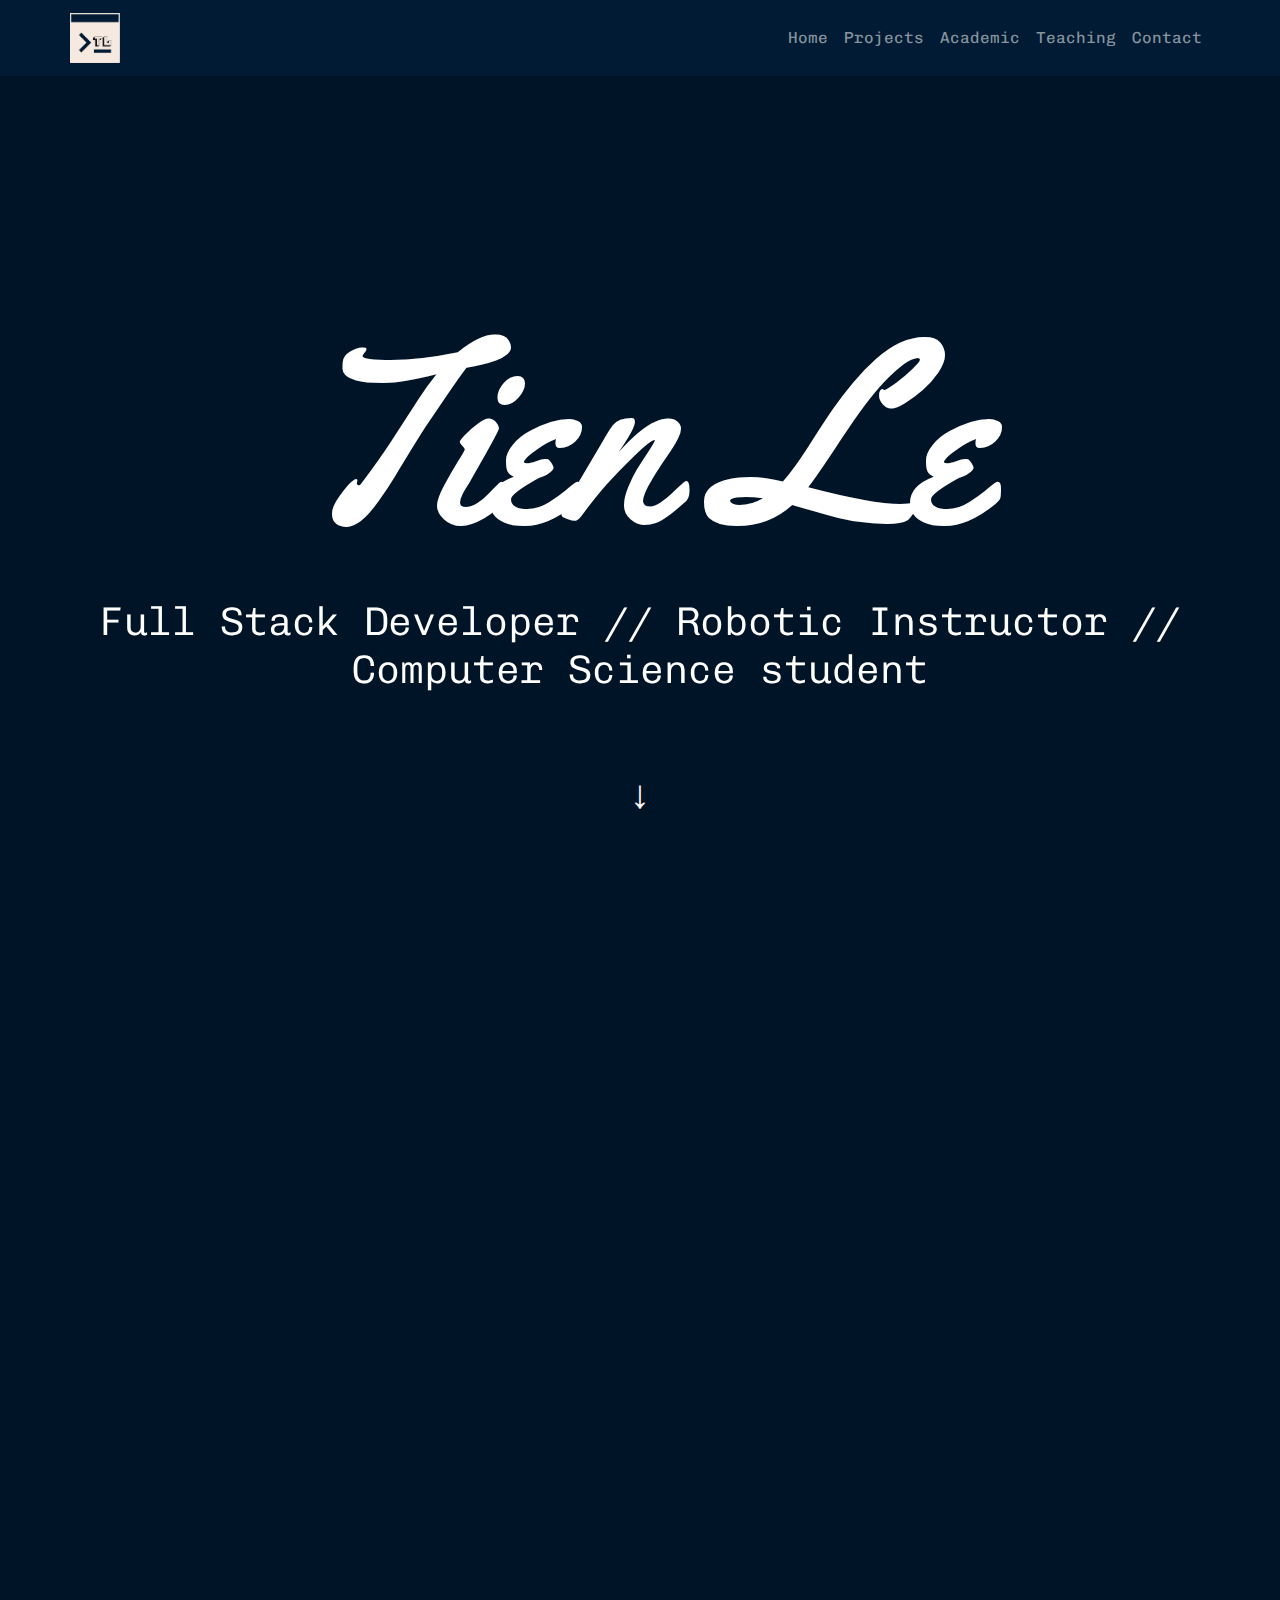
<file: index.html>
<!doctype html>
<html lang="en">
<head>
    <meta charset="utf-8">
    <meta name="viewport" content="width=device-width, initial-scale=1">
    <link rel="shortcut icon" href="media/logoBody.png" type="image/png">
    <title>Tien Le</title>
    <meta name="author" content="Tien Dung Le">
    <!-- Fonts -->
    <link rel="stylesheet" type="text/css" href="https://fonts.googleapis.com/css?family=Chivo Mono">
    <link rel="stylesheet" type="text/css" href="https://fonts.googleapis.com/css?family=Yellowtail">
    <!-- Bootstrap CSS -->
    <link rel="stylesheet" href="css/bootstrap.css">
    <link rel="stylesheet" href="css/styling.css">
    <!--suppress JSUnresolvedLibraryURL -->
    <link rel="stylesheet" href="https://unpkg.com/aos@next/dist/aos.css"/>

</head>
<body>

<div class="container-fluid custom-footer" data-aos="fade-down">
    <nav class="navbar navbar-expand-lg navbar-dark container">
        <a href="index.html" class="navbar-brand">
            <img src="media/logoBody.png" alt="Logo" style="height: 50px; width: 50px;">
        </a>
        <button class="navbar-toggler collapsed d-flex d-lg-none flex-column justify-content-around"
                type="button"
                data-bs-toggle="collapse"
                data-bs-target="#toggleMobileMenu"
                aria-controls="toggleMobileMenu"
                aria-expanded="false"
                aria-label="Toggle navigation"
        >
            <span class="toggler-icon top-bar"></span>
            <span class="toggler-icon middle-bar"></span>
            <span class="toggler-icon bottom-bar"></span>

        </button>
        <div class="collapse navbar-collapse" id="toggleMobileMenu">
            <ul class="navbar-nav ms-auto text-end">
                <li>
                    <a class="nav-link" href="index.html">Home</a>
                </li>
                <li>
                    <a class="nav-link" href="#project">Projects</a>
                </li>
                <li>
                    <a class="nav-link" href="academic.html">Academic</a>
                </li>
                <li>
                    <a class="nav-link" href="teaching.html">Teaching</a>
                </li>
                <li>
                    <a class="nav-link" href="#contact">Contact</a>
                </li>
            </ul>
        </div>
    </nav>
</div>
<div class="container-fluid">
    <div id="home" class="container-fluid text-center flex-column d-flex justify-content-center align-items-center"
         style="height: 100vh;">
        <h1 style="font-family: 'Yellowtail', cursive; font-size: 20vw;" data-aos="fade-up">Tien Le</h1>
        <p class="display-6" data-aos="fade-up">Full Stack Developer // Robotic Instructor // Computer Science
            student</p>
        <div class="arrow-wrapper justify-content-center">
            <a href="#experience" class="arrow text-light text-decoration-none display-6">&#8595;</a>
        </div>
    </div>
    <div id="experience" class="container flex-md-column" style=" padding-top: 100px">
        <div class="container-fluid text-center display-5" data-aos="fade-up">
            <p>Professional Experiences</p>
        </div>
        <div>
            <div class="container-fluid text-start custom-background-class" data-aos="fade-up">
                <div class="m-4">
                    <p>OCT 2021-AUG 2022</p>
                    <p>Software Engineering Intern // General Motor Financial</p>
                </div>
                <div class="m-4">
                    <ul>

                        <li>
                            Mode by GM Financial - Auto Finance application.
                        </li>
                        <li>
                            Razor Finance - Secured Banking application | Hackathon Award Winners
                        </li>
                    </ul>
                </div>
            </div>
            <div class="container-fluid text-start custom-background-class" data-aos="fade-up">
                <div class="m-4">
                    <p>AUG 2023-PRESENT</p>
                    <p>STEM Instructor // Magikid Robotics Lab</p>

                </div>
                <div class="m-4">
                    <ul>

                        <li>
                            Developed and delivered engaging robotics curriculum for kids, emphasizing hands-on learning
                            and practical application.
                        </li>
                        <li>
                            Mentored students in building and programming robots using VEX robotics kits, fostering
                            creativity and problem-solving skills.
                        </li>
                        <li>
                            Coordinated logistics for tournament participation, ensuring robot inspection, rule
                            compliance, and team organization.
                        </li>
                        <li>
                            Managed teams and created a positive learning environment that facilitated student success.
                        </li>
                    </ul>

                </div>
            </div>

        </div>
    </div>

    <div id="project" class="container flex-md-column" style="height: auto; margin-top:50px;">
        <div class="container-fluid text-center display-5" data-aos="fade-up">
            <p>Software Development</p>
        </div>
        <div id="software" class="d-flex flex-wrap">
            <a href="projects/tienportfolio.html" class="text-decoration-none text-light">
                <div class="container-fluid text-start custom-background" data-aos="fade-up">
                    <p>tienl.dev Portfolio</p>
                    <p>HTML | CSS | BOOTSTRAP | JAVASCRIPT | NETWORK PROTOCOLS AND PRACTICES | GITHUB | GIT</p>
                </div>
            </a>
            <a href="projects/remyusshop.html" class="text-decoration-none text-light">
                <div class="container-fluid text-start custom-background" data-aos="fade-up">
                    <p>Remy US Shop - Online Business Store</p>
                    <p>C# | TYPESCRIPT | XML | HTML | CSS | GIT | GITHUB | AGILE</p>
                </div>
            </a>
            <a href="projects/invento.html" class="text-decoration-none text-light">
                <div class="container-fluid text-start custom-background" data-aos="fade-up">
                    <p>Invento - Inventory Management System</p>
                    <p>JAVA | JSON | GIT | GITHUB</p>
                </div>
            </a>

        </div>
        <div class="container-fluid text-center display-5" style="margin-top: 50px" data-aos="fade-up">
            <p>Raspberry Pi Development</p>
        </div>
        <div id="raspberry" class="d-flex flex-wrap">

            <div class="container-fluid text-start custom-background" data-aos="fade-up">
                <p>Security Motion Doorbell</p>
                <p>Raspberry Pi 4B | C | GDB/GNU Debugger</p>
            </div>
            <div class="container-fluid text-start custom-background" data-aos="fade-up">
                <p>Ultrasonic Range Finder</p>
                <p>Raspberry Pi 4B | C | GDB/GNU Debugger</p>
            </div>
            <div class="container-fluid text-start custom-background" data-aos="fade-up">
                <p>Wireless Local Area Network Chat Console</p>
                <p>Raspberry Pi 4B | C | GDB/GNU Debugger</p>
            </div>
        </div>


    </div>
    <div class="align-items-center d-flex justify-content-center flex-column text-center" style="height: 50vh;">
        <figure data-aos="fade-right">
            <blockquote class="blockquote">
                <p>"When I die, I want to be remembered for the life I lived, not the money I made."</p>
            </blockquote>
            <figcaption class="blockquote-footer">
                <cite title="Source Title">Avicii</cite>
            </figcaption>
        </figure>
    </div>

</div>

<section data-aos="fade-up">
    <div id="feature" class="container-fluid custom-feature">
        <p class="display-3">As featured on:</p><br>
        <a href="https://www.gmfinancial.com/en-us/company/newsroom/stem_practicum.html" target="_blank"
           class="text-light display-3 text-decoration-none custom-contact-link">General Motor Financial</a>
        <a href="https://www.aisd.net/district-news/college-night-gives-students-a-jump-on-their-higher-education-plans/"
           target="_blank" class="text-light display-3 text-decoration-none custom-contact-link">Arlington Independent
            School District</a>
        <a href="https://magikidlab.com/HighlandPark/instructor?instructor=11053329"
           target="_blank" class="text-light display-3 text-decoration-none custom-contact-link">Magikid Robotic Lab</a>
    </div>
    <div class="container-fluid custom-footer">
        <div id="contact" class="container d-flex flex-wrap justify-content-between align-items-center custom-contact">
            <p class="display-1">Let's connect!</p>
            <ul class="list-unstyled">
                <li class=" display-5">
                    <a href="https://www.linkedin.com/in/tiendungdle/"
                       class="text-decoration-none text-light custom-contact-link"
                       target="_blank">LinkedIn</a>
                </li>
                <li class=" display-5">
                    <a href="https://github.com/flannelboy" class=" text-decoration-none text-light custom-contact-link"
                       target="_blank">GitHub</a>
                </li>
                <li class=" display-5">
                    <a href="mailto:hello@tienl.dev" class=" text-decoration-none text-light custom-contact-link"
                       target="_blank">hello@tienl.dev</a>
                </li>
            </ul>
        </div>
        <footer class="text-center py-3">
            <div>
                <p>&copy; 2023 Tien Le. All rights reserved.</p>
            </div>
        </footer>
    </div>
</section>

<script src="js/bootstrap.js"></script>
<script src="https://unpkg.com/aos@next/dist/aos.js"></script>
<script>
    AOS.init();


</script>

</body>
</html>
</file>
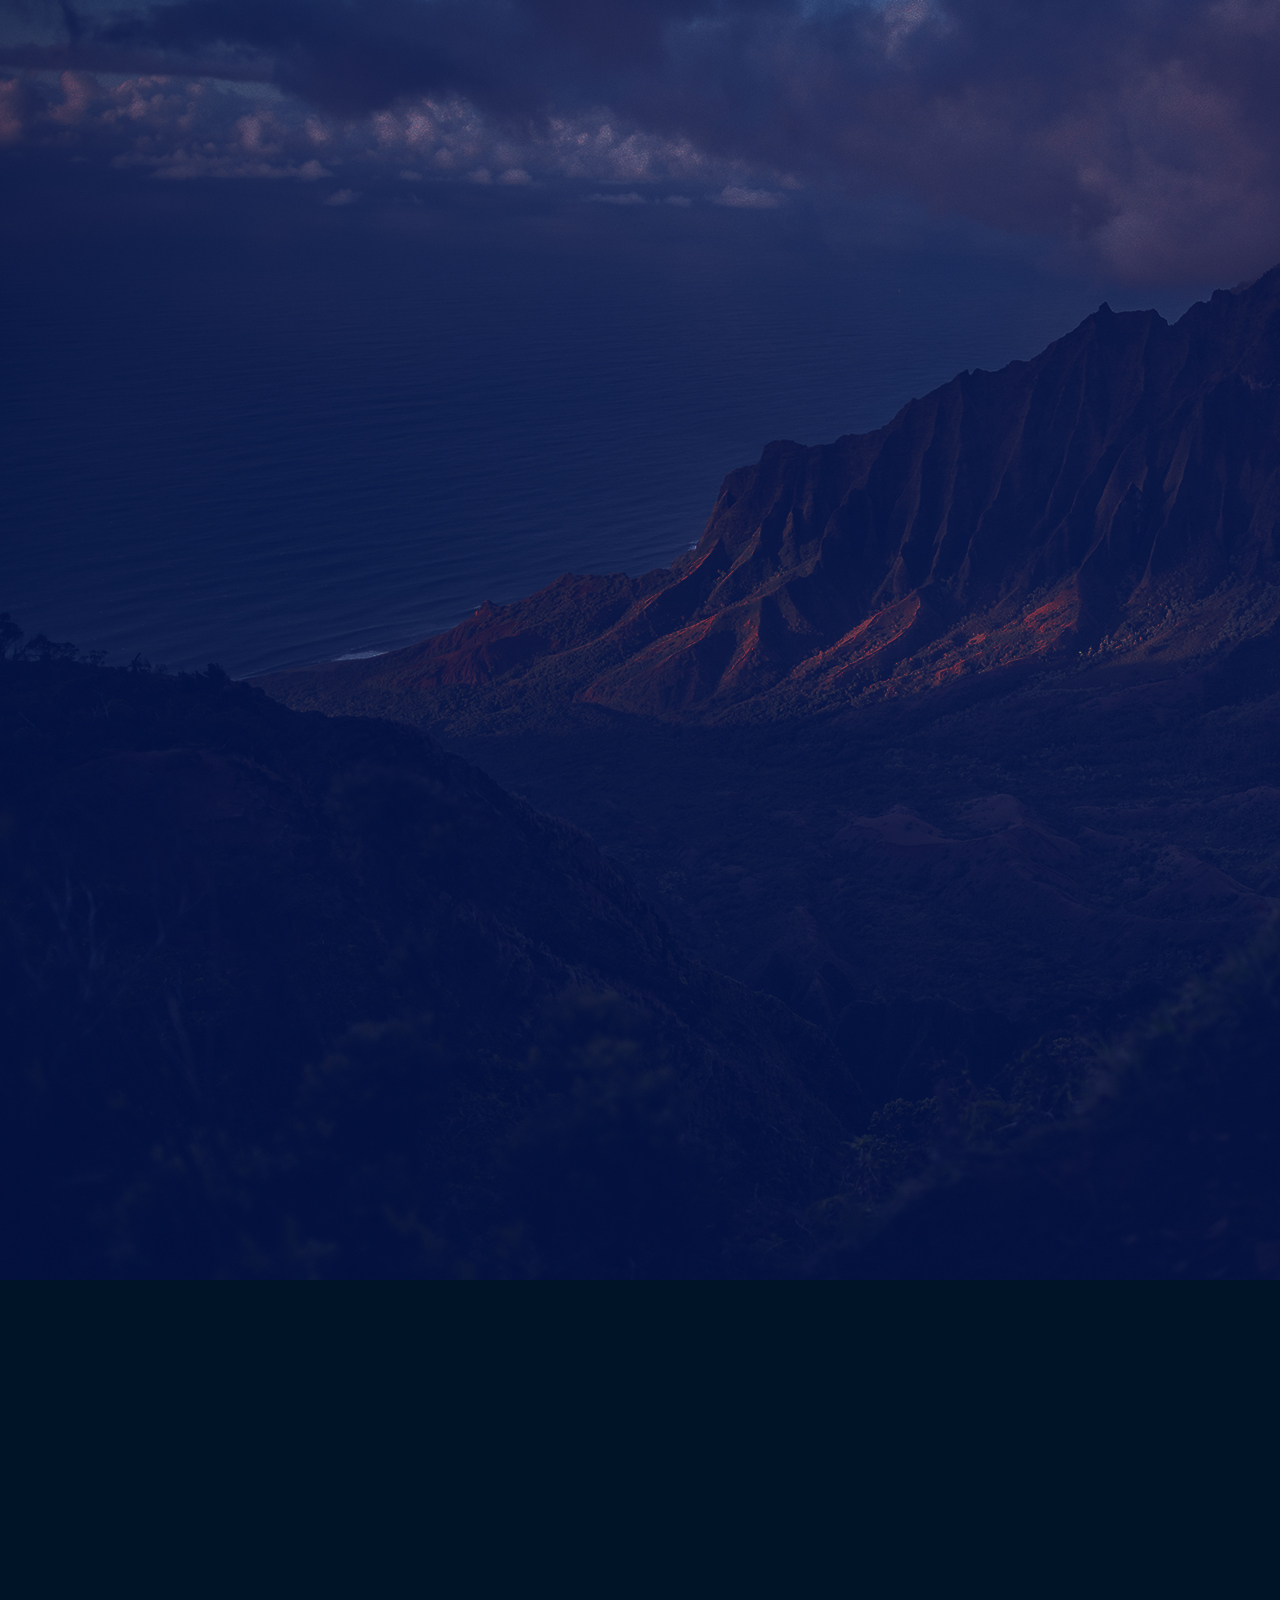
<file: projects/invento.html>
<!doctype html>
<html lang="en">
<head>
    <meta charset="utf-8">
    <meta name="viewport" content="width=device-width, initial-scale=1">
    <link rel="shortcut icon" href="../media/logoBody.png" type="image/png">
    <title>Invento</title>
    <meta name="author" content="Tien Dung Le">
    <!-- Fonts -->
    <link rel="stylesheet" type="text/css" href="https://fonts.googleapis.com/css?family=Chivo Mono">
    <link rel="stylesheet" type="text/css" href="https://fonts.googleapis.com/css?family=Yellowtail">
    <!-- Bootstrap CSS -->
    <link rel="stylesheet" href="../css/bootstrap.css">
    <link rel="stylesheet" href="../css/styling.css">
    <!--suppress JSUnresolvedLibraryURL -->
    <link rel="stylesheet" href="https://unpkg.com/aos@next/dist/aos.css"/>

</head>
<body>
<div class="video-background">
    <img src="../media/mountain.jpg" alt="Fallback Image">
</div>
<div class="container-fluid custom-footer" data-aos="fade-down">
    <nav class="navbar navbar-expand-lg navbar-dark container" >
        <a href="../index.html" class="navbar-brand">
            <img src="../media/logoBody.png" alt="Logo" style="height: 50px; width: 50px;">
        </a>
        <button class="navbar-toggler collapsed d-flex d-lg-none flex-column justify-content-around"
                type="button"
                data-bs-toggle="collapse"
                data-bs-target="#toggleMobileMenu"
                aria-controls="toggleMobileMenu"
                aria-expanded="false"
                aria-label="Toggle navigation"
        >
            <span class="toggler-icon top-bar"></span>
            <span class="toggler-icon middle-bar"></span>
            <span class="toggler-icon bottom-bar"></span>

        </button>
        <div class="collapse navbar-collapse" id="toggleMobileMenu">
            <ul class="navbar-nav ms-auto text-end">
                <li>
                    <a class="nav-link" href="../index.html">Home</a>
                </li>
                <li>
                    <a class="nav-link" href="../index.html#project">Projects</a>
                </li>
                <li>
                    <a class="nav-link" href="../academic.html">Academic</a>
                </li>
                <li>
                    <a class="nav-link" href="../teaching.html">Teaching</a>
                </li>
                <li>
                    <a class="nav-link" href="#contact">Contact</a>
                </li>

            </ul>
        </div>
    </nav>
</div>
<div class="container-fluid">
    <div id="home" class="container-fluid text-center flex-column d-flex justify-content-center align-items-center" style="height: 100vh;">
        <p class="display-6" data-aos="fade-up">Invento</a></p>
    </div>

</div>

<section data-aos="fade-up">
    <div class="container-fluid custom-footer">
        <div id="contact" class="container d-flex flex-wrap justify-content-between align-items-center custom-contact">
            <p class="display-1">Let's connect!</p>
            <ul class="list-unstyled">
                <li class=" display-5">
                    <a href="https://www.linkedin.com/in/tiendungdle/" class="text-decoration-none text-light custom-contact-link"
                       target="_blank">LinkedIn</a>
                </li>
                <li class=" display-5">
                    <a href="https://github.com/flannelboy" class=" text-decoration-none text-light custom-contact-link"
                       target="_blank">GitHub</a>
                </li>
                <li class=" display-5">
                    <a href="mailto:hello@tienl.dev" class=" text-decoration-none text-light custom-contact-link"
                       target="_blank">hello@tienl.dev</a>
                </li>
            </ul>
        </div>
        <footer class="text-center py-3">
            <div>
                <p>&copy; 2023 Tien Le. All rights reserved.</p>
            </div>
        </footer>
    </div>
</section>

<script src="../js/bootstrap.js"></script>
<script src="https://unpkg.com/aos@next/dist/aos.js"></script>
<script>
    // noinspection JSUnresolvedReference
    AOS.init();

</script>
</body>
</html>
</file>
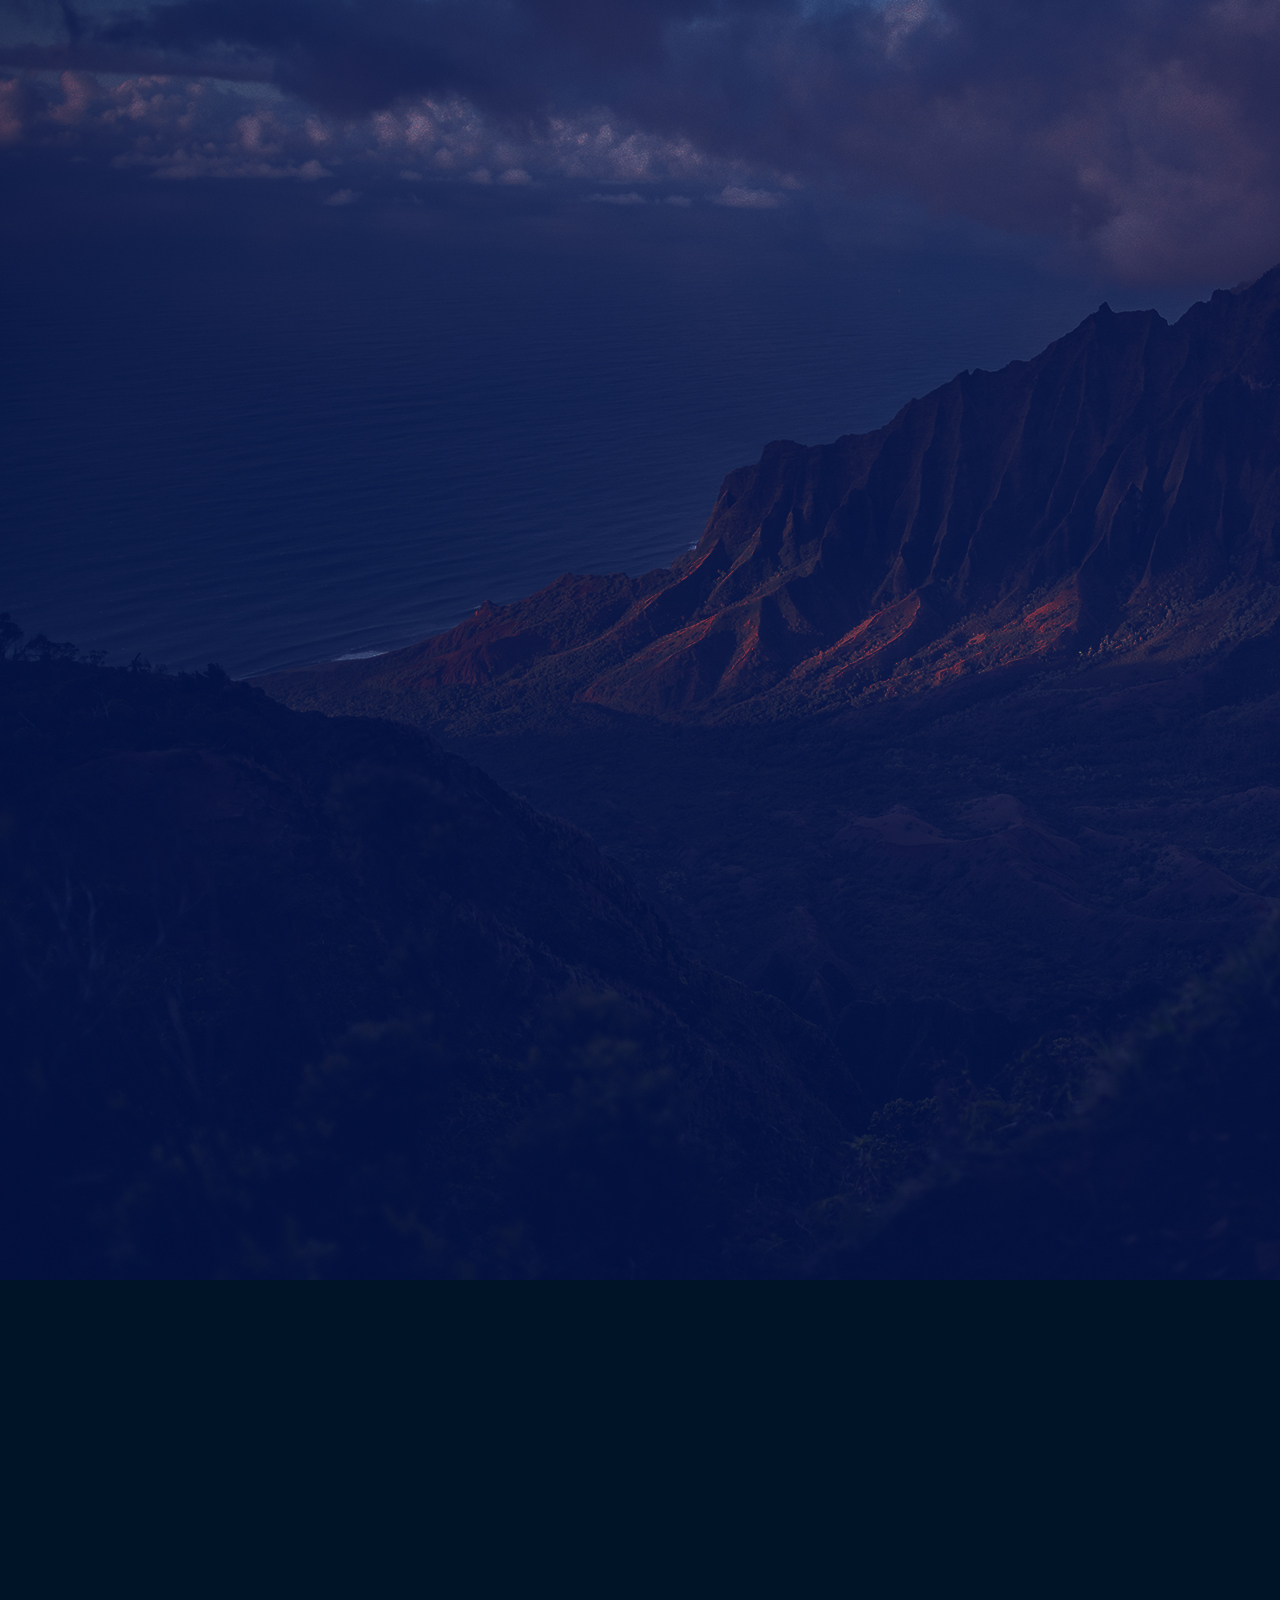
<file: projects/remyusshop.html>
<!doctype html>
<html lang="en">
<head>
    <meta charset="utf-8">
    <meta name="viewport" content="width=device-width, initial-scale=1">
    <link rel="shortcut icon" href="../media/logoBody.png" type="image/png">
    <title>Remy US Shop</title>
    <meta name="author" content="Tien Dung Le">
    <!-- Fonts -->
    <link rel="stylesheet" type="text/css" href="https://fonts.googleapis.com/css?family=Chivo Mono">
    <link rel="stylesheet" type="text/css" href="https://fonts.googleapis.com/css?family=Yellowtail">
    <!-- Bootstrap CSS -->
    <link rel="stylesheet" href="../css/bootstrap.css">
    <link rel="stylesheet" href="../css/styling.css">
    <!--suppress JSUnresolvedLibraryURL -->
    <link rel="stylesheet" href="https://unpkg.com/aos@next/dist/aos.css"/>

</head>
<body>
<div class="video-background">
    <img src="../media/mountain.jpg" alt="Fallback Image">
</div>
<div class="container-fluid custom-footer" data-aos="fade-down">
    <nav class="navbar navbar-expand-lg navbar-dark container" >
        <a href="../index.html" class="navbar-brand">
            <img src="../media/logoBody.png" alt="Logo" style="height: 50px; width: 50px;">
        </a>
        <button class="navbar-toggler collapsed d-flex d-lg-none flex-column justify-content-around"
                type="button"
                data-bs-toggle="collapse"
                data-bs-target="#toggleMobileMenu"
                aria-controls="toggleMobileMenu"
                aria-expanded="false"
                aria-label="Toggle navigation"
        >
            <span class="toggler-icon top-bar"></span>
            <span class="toggler-icon middle-bar"></span>
            <span class="toggler-icon bottom-bar"></span>

        </button>
        <div class="collapse navbar-collapse" id="toggleMobileMenu">
            <ul class="navbar-nav ms-auto text-end">
                <li>
                    <a class="nav-link" href="../index.html">Home</a>
                </li>
                <li>
                    <a class="nav-link" href="../index.html#project">Projects</a>
                </li>
                <li>
                    <a class="nav-link" href="../academic.html">Academic</a>
                </li>
                <li>
                    <a class="nav-link" href="../teaching.html">Teaching</a>
                </li>
                <li>
                    <a class="nav-link" href="#contact">Contact</a>
                </li>
            </ul>
        </div>
    </nav>
</div>
<div class="container-fluid">
    <div id="home" class="container-fluid text-center flex-column d-flex justify-content-center align-items-center" style="height: 100vh;">
        <p class="display-6" data-aos="fade-up"><a>Remy US Shop</a></p>
    </div>

</div>

<section data-aos="fade-up">
    <div class="container-fluid custom-footer">
        <div id="contact" class="container d-flex flex-wrap justify-content-between align-items-center custom-contact">
            <p class="display-1">Let's connect!</p>
            <ul class="list-unstyled">
                <li class=" display-5">
                    <a href="https://www.linkedin.com/in/tiendungdle/" class="text-decoration-none text-light custom-contact-link"
                       target="_blank">LinkedIn</a>
                </li>
                <li class=" display-5">
                    <a href="https://github.com/flannelboy" class=" text-decoration-none text-light custom-contact-link"
                       target="_blank">GitHub</a>
                </li>
                <li class=" display-5">
                    <a href="mailto:hello@tienl.dev" class=" text-decoration-none text-light custom-contact-link"
                       target="_blank">hello@tienl.dev</a>
                </li>
            </ul>
        </div>
        <footer class="text-center py-3">
            <div>
                <p>&copy; 2023 Tien Le. All rights reserved.</p>
            </div>
        </footer>
    </div>
</section>

<script src="../js/bootstrap.js"></script>
<script src="https://unpkg.com/aos@next/dist/aos.js"></script>
<script>
    // noinspection JSUnresolvedReference
    AOS.init();

</script>
</body>
</html>
</file>
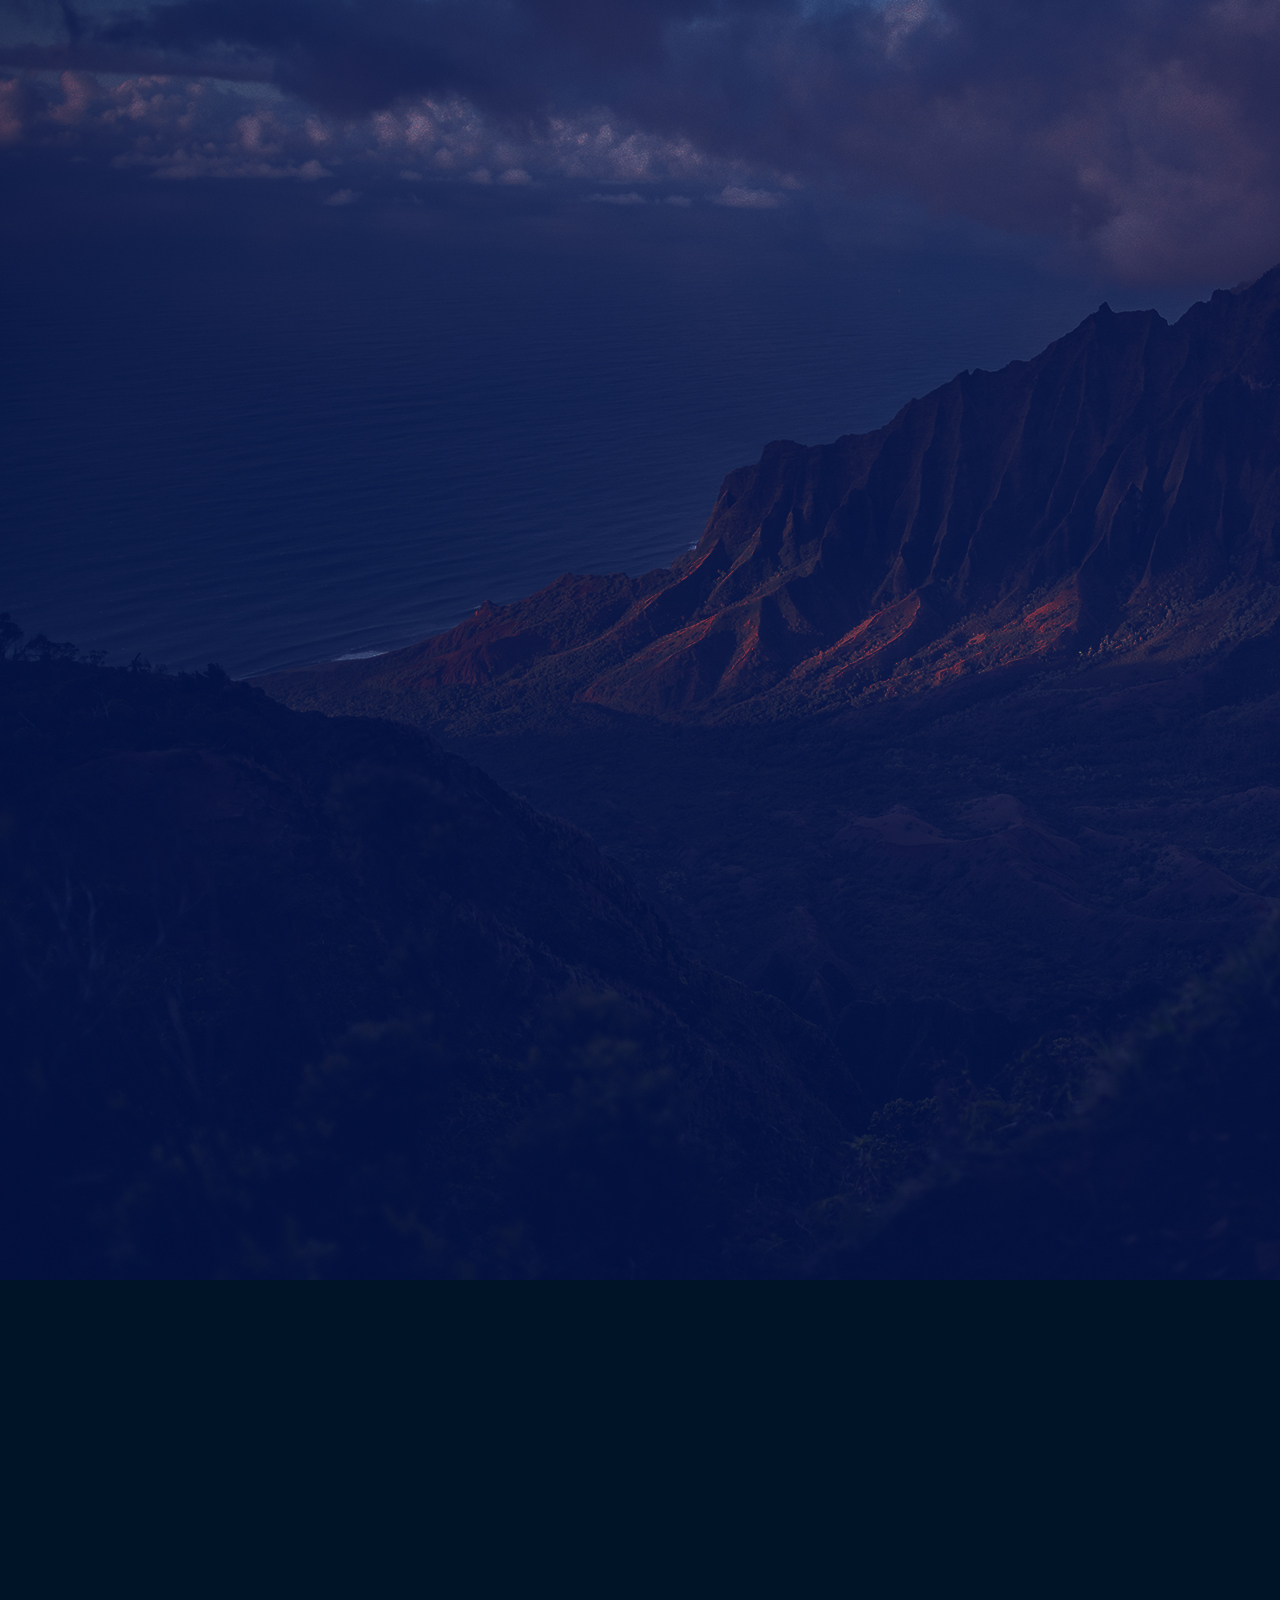
<file: projects/tienportfolio.html>
<!doctype html>
<html lang="en">
<head>
    <meta charset="utf-8">
    <meta name="viewport" content="width=device-width, initial-scale=1">
    <link rel="shortcut icon" href="../media/logoBody.png" type="image/png">
    <title>tien.dev Portfolio</title>
    <meta name="author" content="Tien Dung Le">
    <!-- Fonts -->
    <link rel="stylesheet" type="text/css" href="https://fonts.googleapis.com/css?family=Chivo Mono">
    <link rel="stylesheet" type="text/css" href="https://fonts.googleapis.com/css?family=Yellowtail">
    <!-- Bootstrap CSS -->
    <link rel="stylesheet" href="../css/bootstrap.css">
    <link rel="stylesheet" href="../css/styling.css">
    <!--suppress JSUnresolvedLibraryURL -->
    <link rel="stylesheet" href="https://unpkg.com/aos@next/dist/aos.css"/>

</head>
<body>
<div class="video-background">
    <img src="../media/mountain.jpg" alt="Fallback Image">
</div>
<div class="container-fluid custom-footer" data-aos="fade-down">
    <nav class="navbar navbar-expand-lg navbar-dark container" >
        <a href="../index.html" class="navbar-brand">
            <img src="../media/logoBody.png" alt="Logo" style="height: 50px; width: 50px;">
        </a>
        <button class="navbar-toggler collapsed d-flex d-lg-none flex-column justify-content-around"
                type="button"
                data-bs-toggle="collapse"
                data-bs-target="#toggleMobileMenu"
                aria-controls="toggleMobileMenu"
                aria-expanded="false"
                aria-label="Toggle navigation"
        >
            <span class="toggler-icon top-bar"></span>
            <span class="toggler-icon middle-bar"></span>
            <span class="toggler-icon bottom-bar"></span>

        </button>
        <div class="collapse navbar-collapse" id="toggleMobileMenu">
            <ul class="navbar-nav ms-auto text-end">
                <li>
                    <a class="nav-link" href="../index.html">Home</a>
                </li>
                <li>
                    <a class="nav-link" href="../index.html#project">Projects</a>
                </li>
                <li>
                    <a class="nav-link" href="../academic.html">Academic</a>
                </li>
                <li>
                    <a class="nav-link" href="../teaching.html">Teaching</a>
                </li>
                <li>
                    <a class="nav-link" href="#contact">Contact</a>
                </li>

            </ul>
        </div>
    </nav>
</div>
<div class="container-fluid">
    <div id="home" class="container-fluid text-center flex-column d-flex justify-content-center align-items-center" style="height: 100vh;">
        <p class="display-6" data-aos="fade-up">tienl.dev Portfolio</p>
    </div>

</div>

<section data-aos="fade-up">
    <div class="container-fluid custom-footer">
        <div id="contact" class="container d-flex flex-wrap justify-content-between align-items-center custom-contact">
            <p class="display-1">Let's connect!</p>
            <ul class="list-unstyled">
                <li class=" display-5">
                    <a href="https://www.linkedin.com/in/tiendungdle/" class="text-decoration-none text-light custom-contact-link"
                       target="_blank">LinkedIn</a>
                </li>
                <li class=" display-5">
                    <a href="https://github.com/flannelboy" class=" text-decoration-none text-light custom-contact-link"
                       target="_blank">GitHub</a>
                </li>
                <li class=" display-5">
                    <a href="mailto:hello@tienl.dev" class=" text-decoration-none text-light custom-contact-link"
                       target="_blank">hello@tienl.dev</a>
                </li>
            </ul>
        </div>
        <footer class="text-center py-3">
            <div>
                <p>&copy; 2023 Tien Le. All rights reserved.</p>
            </div>
        </footer>
    </div>
</section>

<script src="../js/bootstrap.js"></script>
<script src="https://unpkg.com/aos@next/dist/aos.js"></script>
<script>
    // noinspection JSUnresolvedReference
    AOS.init();

</script>
</body>
</html>
</file>
<file: css/styling.css>
body {
    font-family: 'Chivo Mono', monospace;
    color: white;
    background-color: #001427;
}
body, html {
    margin: 0;
    padding: 0;
    height: 100%;
    scroll-behavior: smooth;
}



.navbar-toggler{
    width: 25px;
    height: 20px;
    position: relative;
    transition: .5s ease-in-out;

}
.navbar-toggler,
.navbar-toggler:focus,
.navbar-toggler:active,
.navbar-toggler-icon:focus{
    outline: none;
    box-shadow: none;
    border: 0;
}
.navbar-toggler span{
    margin: 0;
    padding: 0;
}

.toggler-icon{
    display: block;
    position: absolute;
    height: 2px;
    width: 100%;
    background: linear-gradient(263deg, rgba(252,74,74,1) 0%, rgba(0,212,255,1) 100%);
    border-radius: 1px;
    opacity: 1;
    left: 0;
    transform:rotate(0deg);
    transition: .25s ease-in-out;
}
.middle-bar{
    margin-top: 0;

}
.navbar-toggler .top-bar{
    margin-top:0;
    transform:rotate(135deg);
}
.navbar-toggler .middle-bar{
    opacity: 0;
    filter: alpha(opacity=0);

}
.navbar-toggler .bottom-bar{
    margin-top: 0;
    transform:rotate(-135deg);
}
.navbar-toggler.collapsed .top-bar{
    margin-top: -20px;
    transform:rotate(0deg);

}
.navbar-toggler.collapsed .middle-bar{
    opacity: 1;
    filter: alpha(opacity=100);
}
.navbar-toggler.collapsed .bottom-bar{
    margin-top: 20px;
    transform:rotate(0deg);
}
.navbar-toggler.collapsed .toggler-icon{
    background: linear-gradient(263deg, rgba(252,74,74,1) 0%, rgba(0,212,255,1) 100%);
}
.arrow-wrapper {
    position: relative;
    width: 30px;
    height: 30px;
    animation: bounce 1.5s infinite;
    padding-top: 5%;

}



@keyframes bounce {
    0%, 100% {
        transform: translateY(0);
    }
    50% {
        transform: translateY(-10px);
    }
}

.custom-background{
    border: 2px solid white;
    background-color: #001b33;
    height: auto;
    width: fit-content;
    padding: 15px;
    margin: 10px;

}


.custom-background-class{
    border: 2px solid white;
    background-color: #001b33;
    height: auto;
    width: fit-content;
    padding: 15px;
    margin-bottom: 20px;

}
.custom-feature{
    background-color: cornflowerblue;
    padding: 5%;
    height: fit-content;
}
.custom-footer{
    background-color: #001b33;
}
.custom-contact{
    padding-top: 5%;
}

.custom-contact-link.text-decoration-none::after {
    content: "";
    display: block;
    width: 0;
    height: 3px;
    background-color: #fff;
    transition: width 0.3s ease-in-out; /* Set the transition for the width property */
}

/* On hover, make the underline fade up */
.custom-contact-link.text-decoration-none:hover::after {
    width: 100%;
}
</file>
